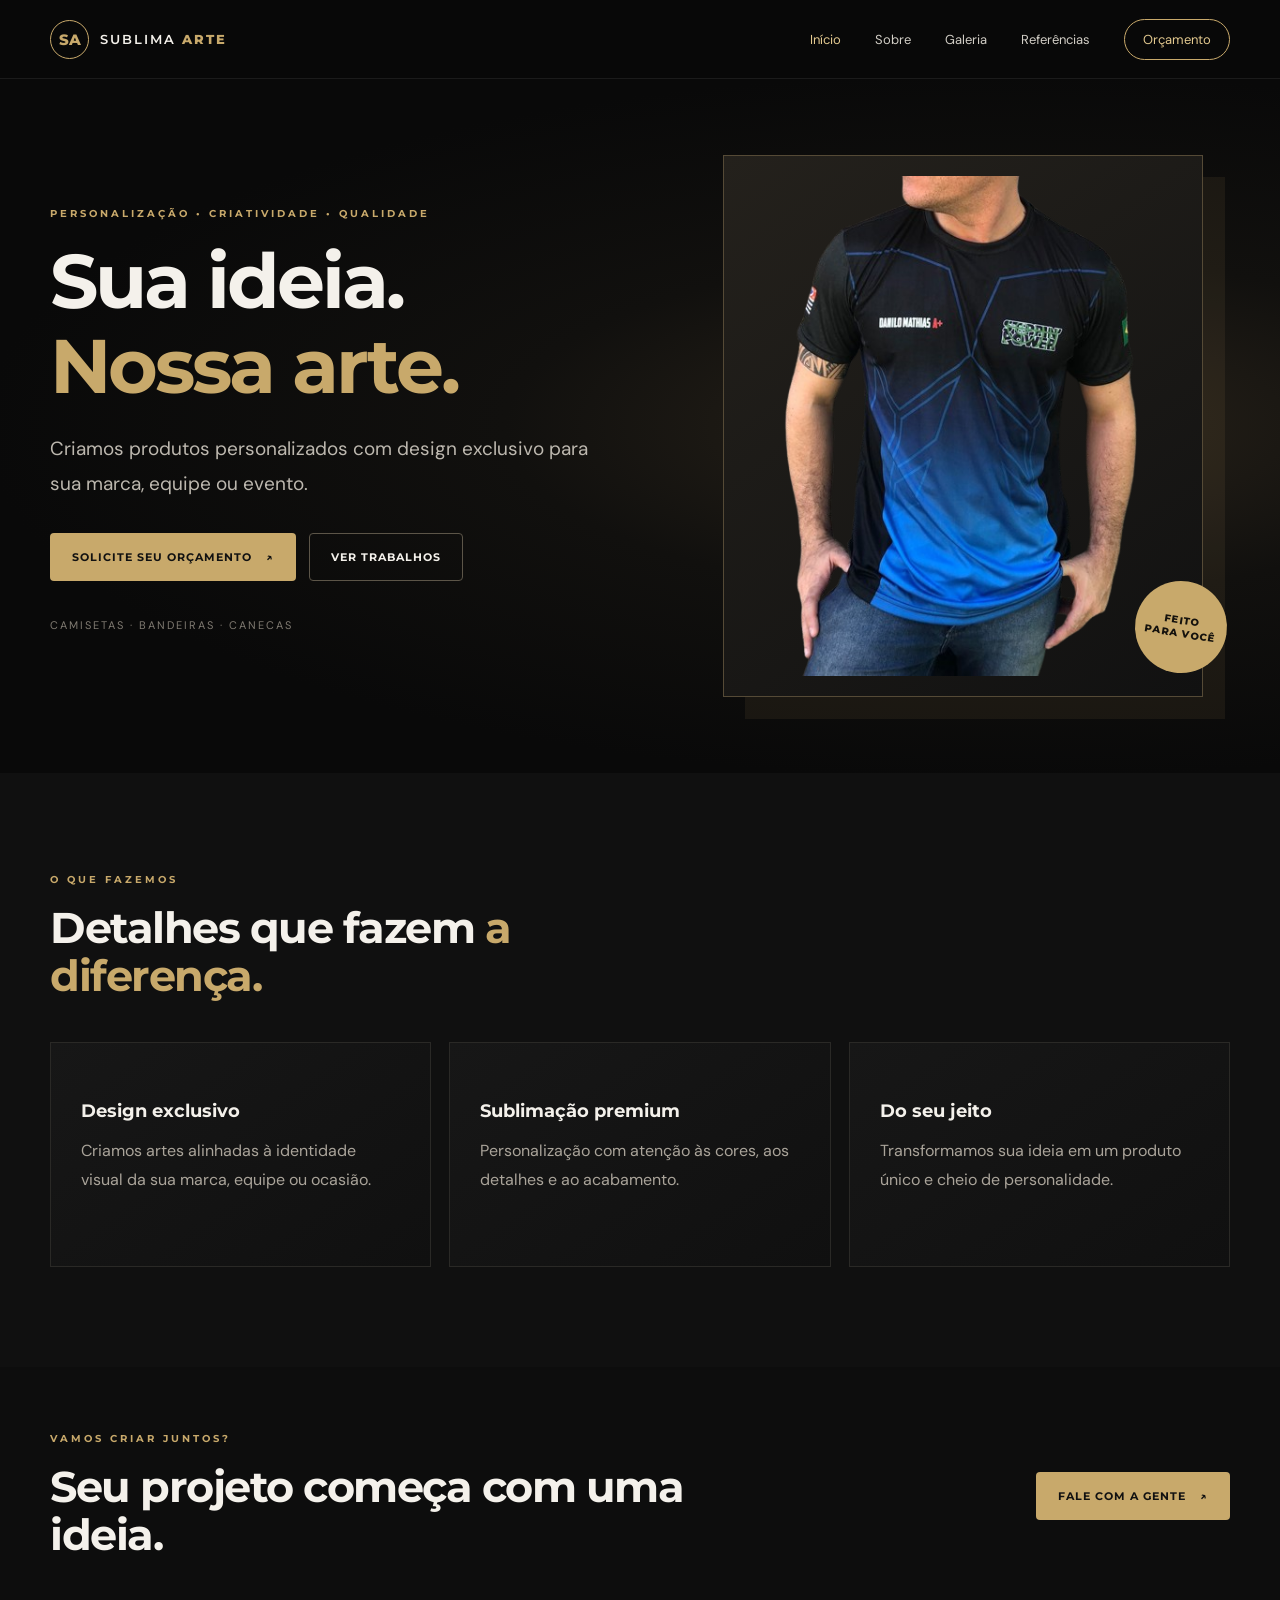
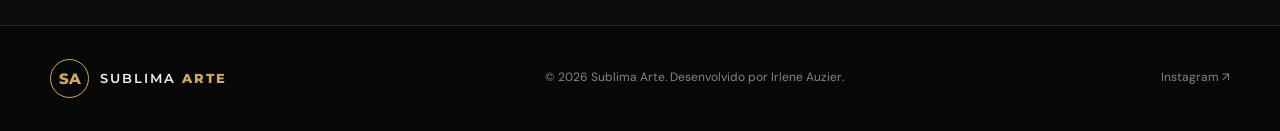
<file: index.html>
<!doctype html>
<html lang="pt-BR">
<head>
  <meta charset="utf-8">
  <meta name="viewport" content="width=device-width, initial-scale=1">
  <meta name="description" content="Camisetas, bandeiras e canecas personalizadas com design exclusivo e sublimação de qualidade. Solicite seu orçamento à Sublima Arte.">
  <meta name="theme-color" content="#090909">
  <title>Sublima Arte | Personalizados com identidade</title>
  <link rel="icon" href="img/logo1.png">
  <link rel="preconnect" href="https://fonts.googleapis.com">
  <link rel="preconnect" href="https://fonts.gstatic.com" crossorigin>
  <link href="https://fonts.googleapis.com/css2?family=DM+Sans:wght@400;500;600;700&family=Montserrat:wght@400;500;600;700;800&display=swap" rel="stylesheet">
  <link rel="stylesheet" href="css/style.css">
  <script src="js/script.js" defer></script>
</head>
<body>
  <a class="skip-link" href="#conteudo">Pular para o conteúdo</a>
  <header class="site-header">
    <nav class="nav container" aria-label="Navegação principal">
      <a class="brand" href="index.html" aria-label="Sublima Arte - página inicial">
        <span class="brand-mark">SA</span><span class="brand-name">SUBLIMA <b>ARTE</b></span>
      </a>
      <button class="nav-toggle" type="button" aria-expanded="false" aria-controls="nav-menu" aria-label="Abrir menu">
        <span></span><span></span><span></span>
      </button>
      <ul class="nav-menu" id="nav-menu">
        <li><a href="index.html" aria-current="page">Início</a></li>
        <li><a href="sobre.html">Sobre</a></li>
        <li><a href="galeria.html">Galeria</a></li>
        <li><a href="tabelas.html">Referências</a></li>
        <li><a class="nav-cta" href="contato.html">Orçamento</a></li>
      </ul>
    </nav>
  </header>

  <main id="conteudo">
    <section class="hero">
      <div class="container hero-grid">
        <div class="hero-copy">
          <p class="eyebrow">PERSONALIZAÇÃO • CRIATIVIDADE • QUALIDADE</p>
          <h1>Sua ideia.<br><span>Nossa arte.</span></h1>
          <p class="lead">Criamos produtos personalizados com design exclusivo para sua marca, equipe ou evento.</p>
          <div class="button-row">
            <a class="button button-primary" href="https://wa.me/5521999042129?text=Ol%C3%A1%21%20Gostaria%20de%20solicitar%20um%20or%C3%A7amento." target="_blank" rel="noopener noreferrer">Solicite seu orçamento <span aria-hidden="true">↗</span></a>
            <a class="button button-ghost" href="galeria.html">Ver trabalhos</a>
          </div>
          <p class="hero-note">Camisetas · Bandeiras · Canecas</p>
        </div>
        <div class="hero-visual">
          <div class="visual-frame">
            <img src="img/camiseta-personalizada-05.png" alt="Exemplo de camiseta personalizada pela Sublima Arte" fetchpriority="high">
          </div>
          <span class="visual-stamp">FEITO<br>PARA VOCÊ</span>
        </div>
      </div>
    </section>

    <section class="section section-features">
      <div class="container">
        <div class="section-heading">
          <p class="eyebrow">O QUE FAZEMOS</p>
          <h2>Detalhes que fazem <span>a diferença.</span></h2>
        </div>
        <div class="feature-grid">
          <article class="feature-card"><span class="feature-number"></span><h3>Design exclusivo</h3><p>Criamos artes alinhadas à identidade visual da sua marca, equipe ou ocasião.</p></article>
          <article class="feature-card"><span class="feature-number"></span><h3>Sublimação premium</h3><p>Personalização com atenção às cores, aos detalhes e ao acabamento.</p></article>
          <article class="feature-card"><span class="feature-number"></span><h3>Do seu jeito</h3><p>Transformamos sua ideia em um produto único e cheio de personalidade.</p></article>
        </div>
      </div>
    </section>

    <section class="section section-callout">
      <div class="container callout">
        <div><p class="eyebrow">VAMOS CRIAR JUNTOS?</p><h2>Seu projeto começa com uma ideia.</h2></div>
        <a class="button button-primary" href="contato.html">Fale com a gente <span aria-hidden="true">↗</span></a>
      </div>
    </section>
  </main>

  <footer class="site-footer">
    <div class="container footer-inner">
      <a class="brand" href="index.html"><span class="brand-mark">SA</span><span class="brand-name">SUBLIMA <b>ARTE</b></span></a>
      <p>© <span data-current-year>2026</span> Sublima Arte. Desenvolvido por Irlene Auzier.</p>
      <a href="https://www.instagram.com/sublimaarteofc/" target="_blank" rel="noopener noreferrer">Instagram ↗</a>
    </div>
  </footer>
</body>
</html>
</file>
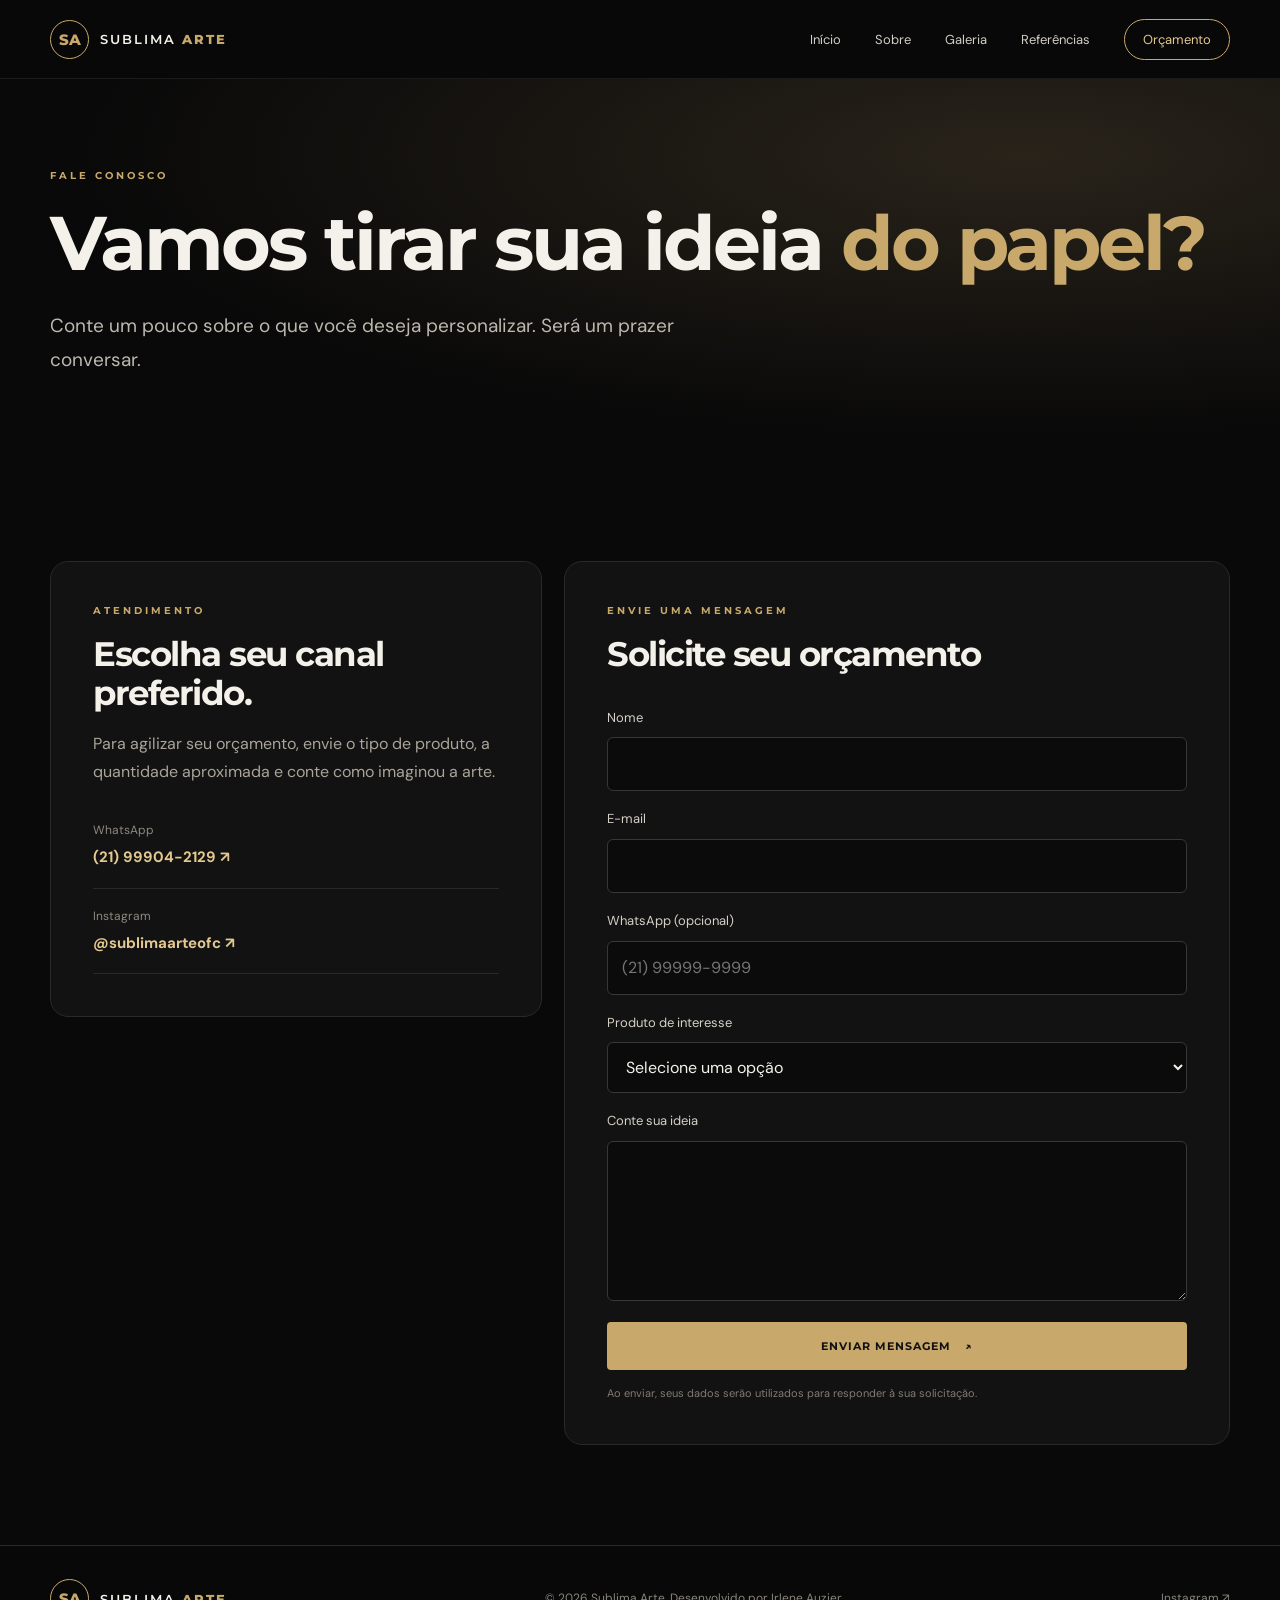
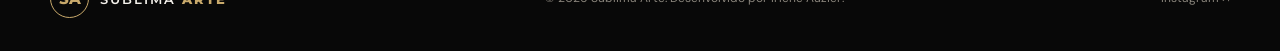
<file: contato.html>
<!doctype html>
<html lang="pt-BR"><head><meta charset="utf-8"><meta name="viewport" content="width=device-width, initial-scale=1">
<meta name="description" content="Entre em contato com a Sublima Arte e solicite um orçamento para seus produtos personalizados.">
<meta name="theme-color" content="#090909"><title>Contato | Sublima Arte</title><link rel="icon" href="img/logo1.png">
<link rel="preconnect" href="https://fonts.googleapis.com"><link rel="preconnect" href="https://fonts.gstatic.com" crossorigin>
<link href="https://fonts.googleapis.com/css2?family=DM+Sans:wght@400;500;600;700&family=Montserrat:wght@400;500;600;700;800&display=swap" rel="stylesheet">
<link rel="stylesheet" href="css/style.css"><script src="js/script.js" defer></script></head><body>
<a class="skip-link" href="#conteudo">Pular para o conteúdo</a>
  <header class="site-header">
    <nav class="nav container" aria-label="Navegação principal">
      <a class="brand" href="index.html" aria-label="Sublima Arte - página inicial"><span class="brand-mark">SA</span><span class="brand-name">SUBLIMA <b>ARTE</b></span></a>
      <button class="nav-toggle" type="button" aria-expanded="false" aria-controls="nav-menu" aria-label="Abrir menu"><span></span><span></span><span></span></button>
      <ul class="nav-menu" id="nav-menu">
        <li><a href="index.html">Início</a></li><li><a href="sobre.html">Sobre</a></li><li><a href="galeria.html">Galeria</a></li><li><a href="tabelas.html">Referências</a></li><li><a class="nav-cta" href="contato.html">Orçamento</a></li>
      </ul>
    </nav>
  </header>
<main id="conteudo"><section class="page-hero"><div class="container"><p class="eyebrow">FALE CONOSCO</p><h1>Vamos tirar sua ideia <span>do papel?</span></h1><p class="lead">Conte um pouco sobre o que você deseja personalizar. Será um prazer conversar.</p></div></section>
<section class="section"><div class="container contact-grid">
<div class="contact-panel"><p class="eyebrow">ATENDIMENTO</p><h2>Escolha seu canal preferido.</h2><p>Para agilizar seu orçamento, envie o tipo de produto, a quantidade aproximada e conte como imaginou a arte.</p>
<a class="contact-link" href="https://wa.me/5521999042129?text=Ol%C3%A1%21%20Gostaria%20de%20solicitar%20um%20or%C3%A7amento." target="_blank" rel="noopener noreferrer"><span>WhatsApp</span><b>(21) 99904-2129 ↗</b></a>
<a class="contact-link" href="https://www.instagram.com/sublimaarteofc/" target="_blank" rel="noopener noreferrer"><span>Instagram</span><b>@sublimaarteofc ↗</b></a>
</div>
<div class="form-panel"><p class="eyebrow">ENVIE UMA MENSAGEM</p><h2>Solicite seu orçamento</h2>
<form class="contact-form" action="https://api.web3forms.com/submit" method="POST">
<input type="hidden" name="access_key" value="745f84bd-ab41-4b55-8f3a-c49e217b43eb">
<input type="hidden" name="subject" value="Novo orçamento - Sublima Arte">
<input type="hidden" name="from_name" value="Site Sublima Arte">
<div class="form-trap" aria-hidden="true"><label for="website">Não preencha este campo</label><input id="website" type="text" name="botcheck" tabindex="-1" autocomplete="off"></div>
<label for="name">Nome</label><input id="name" name="name" type="text" autocomplete="name" maxlength="100" required>
<label for="email">E-mail</label><input id="email" name="email" type="email" autocomplete="email" maxlength="160" required>
<label for="phone">WhatsApp (opcional)</label><input id="phone" name="whatsapp" type="tel" inputmode="tel" autocomplete="tel" maxlength="20" placeholder="(21) 99999-9999">
<label for="product">Produto de interesse</label><select id="product" name="produto"><option value="">Selecione uma opção</option><option>Camiseta</option><option>Bandeira</option><option>Caneca</option><option>Outro produto</option></select>
<label for="message">Conte sua ideia</label><textarea id="message" name="message" rows="5" maxlength="2000" required></textarea>
<button class="button button-primary submit-button" type="submit">Enviar mensagem <span aria-hidden="true">↗</span></button>
<p class="form-disclaimer">Ao enviar, seus dados serão utilizados para responder à sua solicitação.</p>
</form></div></div></section></main>
<footer class="site-footer"><div class="container footer-inner">
    <a class="brand" href="index.html"><span class="brand-mark">SA</span><span class="brand-name">SUBLIMA <b>ARTE</b></span></a>
    <p>© <span data-current-year>2026</span> Sublima Arte. Desenvolvido por Irlene Auzier.</p>
    <a href="https://www.instagram.com/sublimaarteofc/" target="_blank" rel="noopener noreferrer">Instagram ↗</a>
  </div></footer></body></html>
</file>
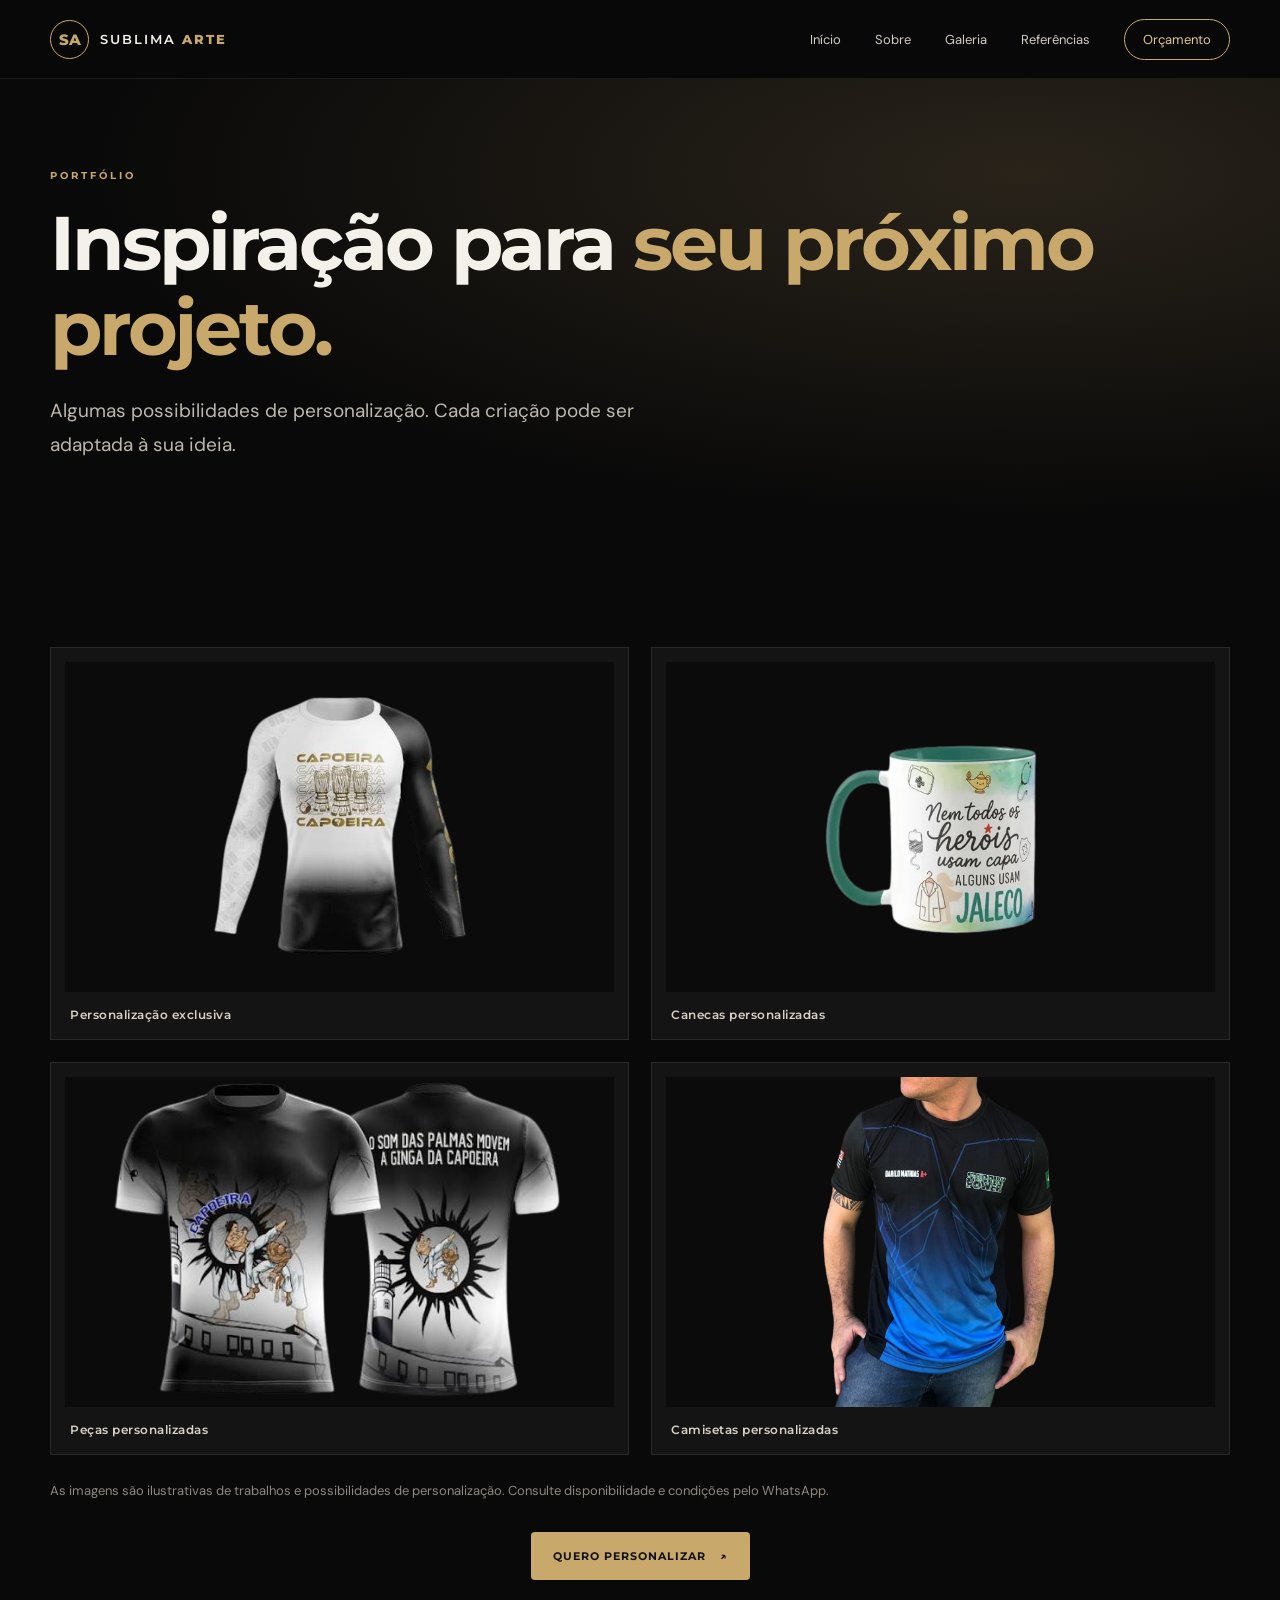
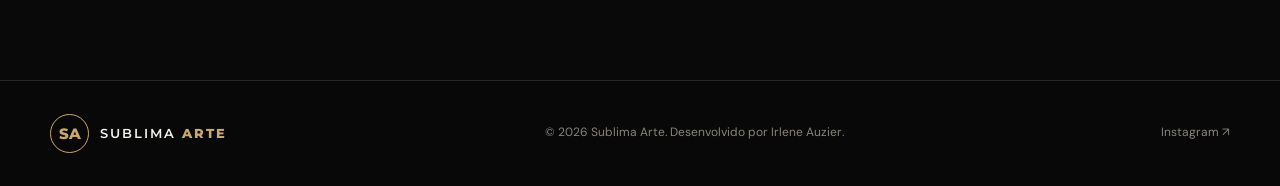
<file: galeria.html>
<!doctype html>
<html lang="pt-BR"><head><meta charset="utf-8"><meta name="viewport" content="width=device-width, initial-scale=1">
<meta name="description" content="Veja exemplos de produtos personalizados da Sublima Arte.">
<meta name="theme-color" content="#090909"><title>Galeria | Sublima Arte</title><link rel="icon" href="img/logo1.png">
<link rel="preconnect" href="https://fonts.googleapis.com"><link rel="preconnect" href="https://fonts.gstatic.com" crossorigin>
<link href="https://fonts.googleapis.com/css2?family=DM+Sans:wght@400;500;600;700&family=Montserrat:wght@400;500;600;700;800&display=swap" rel="stylesheet">
<link rel="stylesheet" href="css/style.css"><script src="js/script.js" defer></script></head><body>
<a class="skip-link" href="#conteudo">Pular para o conteúdo</a>
  <header class="site-header">
    <nav class="nav container" aria-label="Navegação principal">
      <a class="brand" href="index.html" aria-label="Sublima Arte - página inicial"><span class="brand-mark">SA</span><span class="brand-name">SUBLIMA <b>ARTE</b></span></a>
      <button class="nav-toggle" type="button" aria-expanded="false" aria-controls="nav-menu" aria-label="Abrir menu"><span></span><span></span><span></span></button>
      <ul class="nav-menu" id="nav-menu">
        <li><a href="index.html">Início</a></li><li><a href="sobre.html">Sobre</a></li><li><a href="galeria.html">Galeria</a></li><li><a href="tabelas.html">Referências</a></li><li><a class="nav-cta" href="contato.html">Orçamento</a></li>
      </ul>
    </nav>
  </header>
<main id="conteudo"><section class="page-hero"><div class="container"><p class="eyebrow">PORTFÓLIO</p><h1>Inspiração para <span>seu próximo projeto.</span></h1><p class="lead">Algumas possibilidades de personalização. Cada criação pode ser adaptada à sua ideia.</p></div></section>
<section class="section"><div class="container"><div class="gallery-grid">
<figure class="gallery-item"><img src="img/image 2.png" alt="Exemplo de produto personalizado" loading="lazy"><figcaption>Personalização exclusiva</figcaption></figure>
<figure class="gallery-item"><img src="img/caneca.png" alt="Caneca personalizada" loading="lazy"><figcaption>Canecas personalizadas</figcaption></figure>
<figure class="gallery-item"><img src="img/image cap.png" alt="Boné ou peça personalizada" loading="lazy"><figcaption>Peças personalizadas</figcaption></figure>
<figure class="gallery-item"><img src="img/camiseta-personalizada-05.png" alt="Camiseta personalizada" loading="lazy"><figcaption>Camisetas personalizadas</figcaption></figure>
</div><p class="gallery-note">As imagens são ilustrativas de trabalhos e possibilidades de personalização. Consulte disponibilidade e condições pelo WhatsApp.</p>
<div class="center-action"><a class="button button-primary" href="https://wa.me/5521999042129?text=Ol%C3%A1%21%20Gostaria%20de%20conhecer%20as%20op%C3%A7%C3%B5es%20de%20personaliza%C3%A7%C3%A3o." target="_blank" rel="noopener noreferrer">Quero personalizar <span aria-hidden="true">↗</span></a></div></div></section></main>
<footer class="site-footer"><div class="container footer-inner">
    <a class="brand" href="index.html"><span class="brand-mark">SA</span><span class="brand-name">SUBLIMA <b>ARTE</b></span></a>
    <p>© <span data-current-year>2026</span> Sublima Arte. Desenvolvido por Irlene Auzier.</p>
    <a href="https://www.instagram.com/sublimaarteofc/" target="_blank" rel="noopener noreferrer">Instagram ↗</a>
  </div></footer></body></html>
</file>
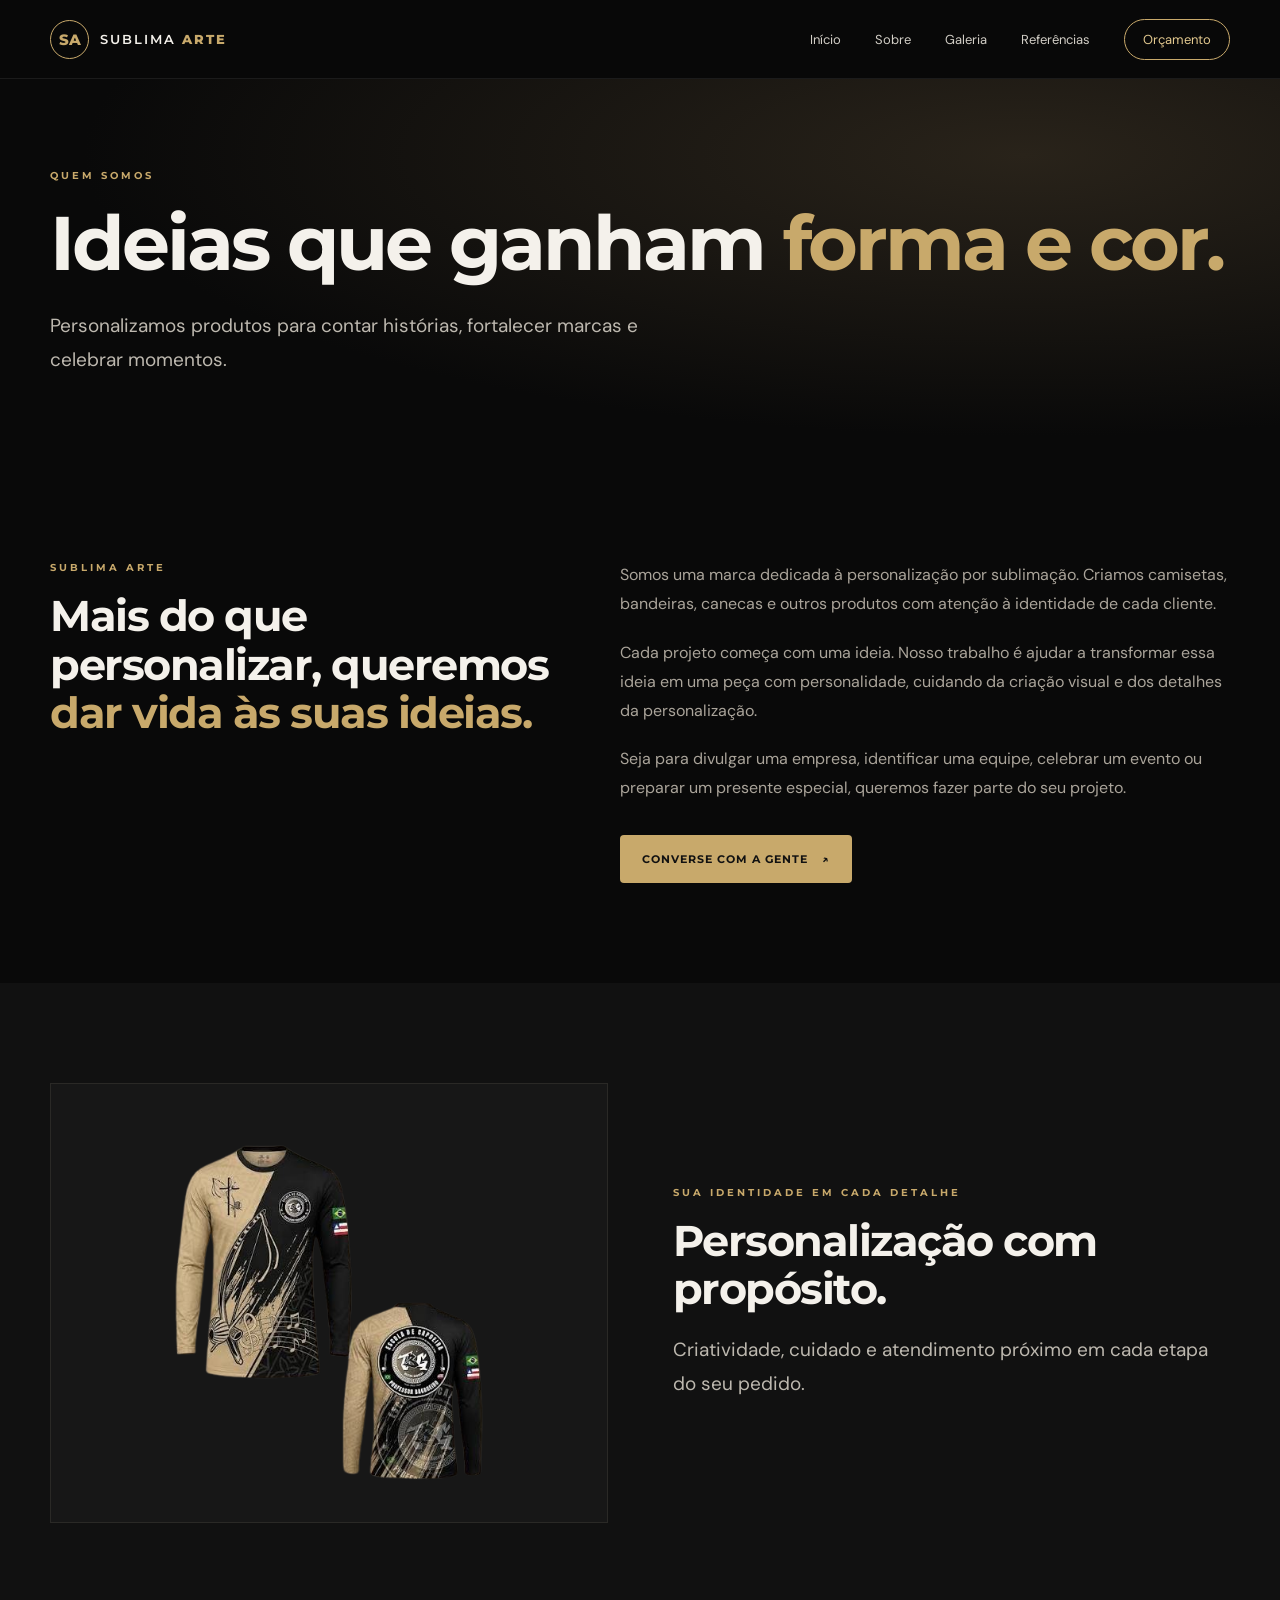
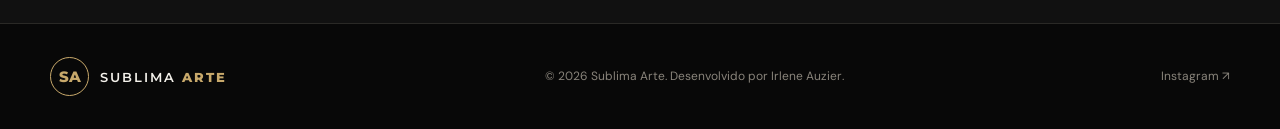
<file: sobre.html>
<!doctype html>
<html lang="pt-BR"><head><meta charset="utf-8"><meta name="viewport" content="width=device-width, initial-scale=1">
<meta name="description" content="Conheça a Sublima Arte: personalização de camisetas, bandeiras, canecas e produtos especiais.">
<meta name="theme-color" content="#090909"><title>Sobre | Sublima Arte</title><link rel="icon" href="img/logo1.png">
<link rel="preconnect" href="https://fonts.googleapis.com"><link rel="preconnect" href="https://fonts.gstatic.com" crossorigin>
<link href="https://fonts.googleapis.com/css2?family=DM+Sans:wght@400;500;600;700&family=Montserrat:wght@400;500;600;700;800&display=swap" rel="stylesheet">
<link rel="stylesheet" href="css/style.css"><script src="js/script.js" defer></script></head><body>
<a class="skip-link" href="#conteudo">Pular para o conteúdo</a>
  <header class="site-header">
    <nav class="nav container" aria-label="Navegação principal">
      <a class="brand" href="index.html" aria-label="Sublima Arte - página inicial"><span class="brand-mark">SA</span><span class="brand-name">SUBLIMA <b>ARTE</b></span></a>
      <button class="nav-toggle" type="button" aria-expanded="false" aria-controls="nav-menu" aria-label="Abrir menu"><span></span><span></span><span></span></button>
      <ul class="nav-menu" id="nav-menu">
        <li><a href="index.html">Início</a></li><li><a href="sobre.html">Sobre</a></li><li><a href="galeria.html">Galeria</a></li><li><a href="tabelas.html">Referências</a></li><li><a class="nav-cta" href="contato.html">Orçamento</a></li>
      </ul>
    </nav>
  </header>
<main id="conteudo"><section class="page-hero"><div class="container"><p class="eyebrow">QUEM SOMOS</p><h1>Ideias que ganham <span>forma e cor.</span></h1><p class="lead">Personalizamos produtos para contar histórias, fortalecer marcas e celebrar momentos.</p></div></section>
<section class="section"><div class="container about-grid"><div><p class="eyebrow">SUBLIMA ARTE</p><h2>Mais do que personalizar, queremos <span>dar vida às suas ideias.</span></h2></div>
<div class="prose"><p>Somos uma marca dedicada à personalização por sublimação. Criamos camisetas, bandeiras, canecas e outros produtos com atenção à identidade de cada cliente.</p>
<p>Cada projeto começa com uma ideia. Nosso trabalho é ajudar a transformar essa ideia em uma peça com personalidade, cuidando da criação visual e dos detalhes da personalização.</p>
<p>Seja para divulgar uma empresa, identificar uma equipe, celebrar um evento ou preparar um presente especial, queremos fazer parte do seu projeto.</p>
<a class="button button-primary" href="contato.html">Converse com a gente <span aria-hidden="true">↗</span></a></div></div></section>
<section class="section section-dark"><div class="container image-text"><img src="img/capoeira1.png" alt="Produto personalizado com estampa temática" loading="lazy"><div><p class="eyebrow">SUA IDENTIDADE EM CADA DETALHE</p><h2>Personalização com propósito.</h2><p class="lead">Criatividade, cuidado e atendimento próximo em cada etapa do seu pedido.</p></div></div></section></main>
<footer class="site-footer"><div class="container footer-inner">
    <a class="brand" href="index.html"><span class="brand-mark">SA</span><span class="brand-name">SUBLIMA <b>ARTE</b></span></a>
    <p>© <span data-current-year>2026</span> Sublima Arte. Desenvolvido por Irlene Auzier.</p>
    <a href="https://www.instagram.com/sublimaarteofc/" target="_blank" rel="noopener noreferrer">Instagram ↗</a>
  </div></footer></body></html>
</file>
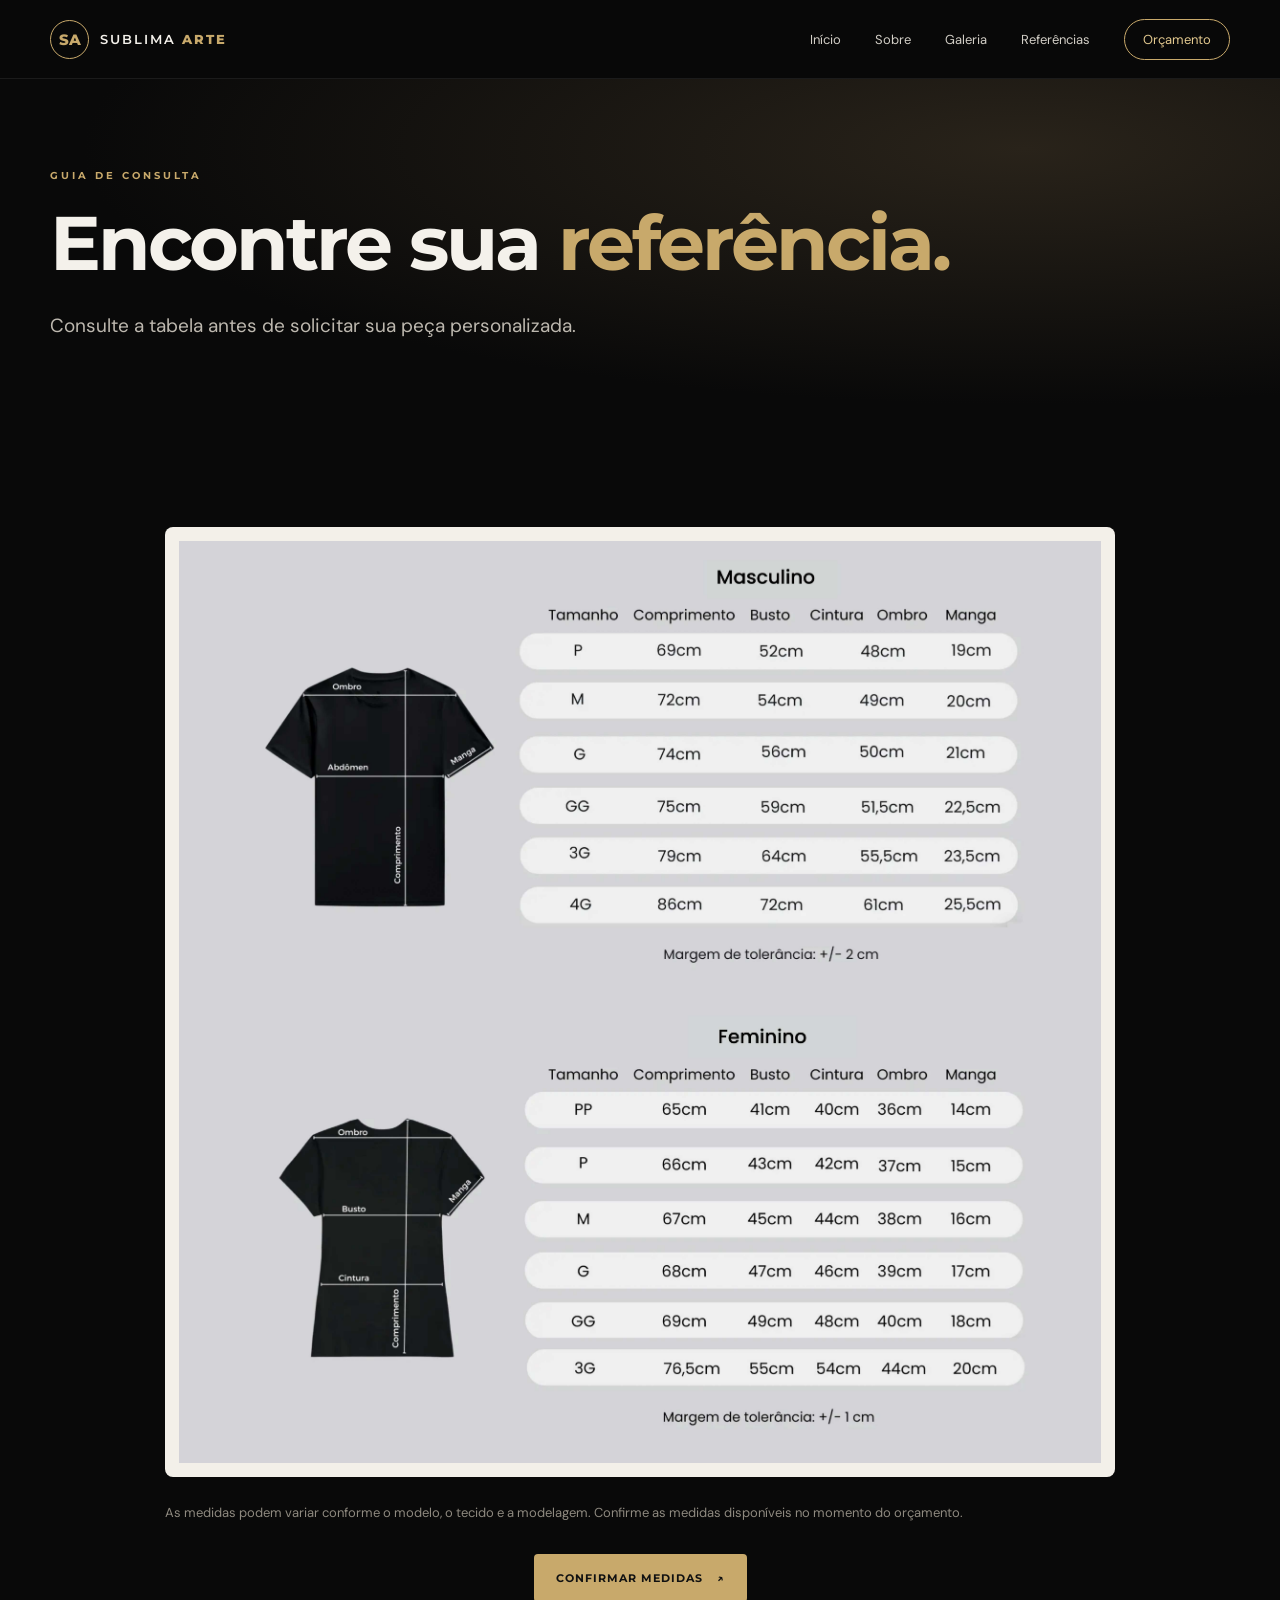
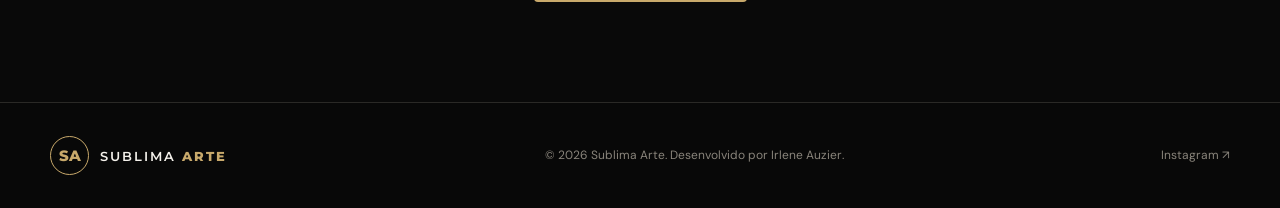
<file: tabelas.html>
<!doctype html>
<html lang="pt-BR"><head><meta charset="utf-8"><meta name="viewport" content="width=device-width, initial-scale=1">
<meta name="description" content="Consulte a tabela de referência de tamanhos da Sublima Arte.">
<meta name="theme-color" content="#090909"><title>Referências | Sublima Arte</title><link rel="icon" href="img/logo1.png">
<link rel="preconnect" href="https://fonts.googleapis.com"><link rel="preconnect" href="https://fonts.gstatic.com" crossorigin>
<link href="https://fonts.googleapis.com/css2?family=DM+Sans:wght@400;500;600;700&family=Montserrat:wght@400;500;600;700;800&display=swap" rel="stylesheet">
<link rel="stylesheet" href="css/style.css"><script src="js/script.js" defer></script></head><body>
<a class="skip-link" href="#conteudo">Pular para o conteúdo</a>
  <header class="site-header">
    <nav class="nav container" aria-label="Navegação principal">
      <a class="brand" href="index.html" aria-label="Sublima Arte - página inicial"><span class="brand-mark">SA</span><span class="brand-name">SUBLIMA <b>ARTE</b></span></a>
      <button class="nav-toggle" type="button" aria-expanded="false" aria-controls="nav-menu" aria-label="Abrir menu"><span></span><span></span><span></span></button>
      <ul class="nav-menu" id="nav-menu">
        <li><a href="index.html">Início</a></li><li><a href="sobre.html">Sobre</a></li><li><a href="galeria.html">Galeria</a></li><li><a href="tabelas.html">Referências</a></li><li><a class="nav-cta" href="contato.html">Orçamento</a></li>
      </ul>
    </nav>
  </header>
<main id="conteudo"><section class="page-hero"><div class="container"><p class="eyebrow">GUIA DE CONSULTA</p><h1>Encontre sua <span>referência.</span></h1><p class="lead">Consulte a tabela antes de solicitar sua peça personalizada.</p></div></section>
<section class="section"><div class="container reference-wrap"><div class="reference-image"><img src="img/tabela-de-tamanhos-ink.jpg" alt="Tabela de referência de tamanhos" loading="lazy"></div>
<p class="gallery-note">As medidas podem variar conforme o modelo, o tecido e a modelagem. Confirme as medidas disponíveis no momento do orçamento.</p>
<div class="center-action"><a class="button button-primary" href="https://wa.me/5521999042129?text=Ol%C3%A1%21%20Gostaria%20de%20confirmar%20as%20medidas%20dispon%C3%ADveis." target="_blank" rel="noopener noreferrer">Confirmar medidas <span aria-hidden="true">↗</span></a></div></div></section></main>
<footer class="site-footer"><div class="container footer-inner">
    <a class="brand" href="index.html"><span class="brand-mark">SA</span><span class="brand-name">SUBLIMA <b>ARTE</b></span></a>
    <p>© <span data-current-year>2026</span> Sublima Arte. Desenvolvido por Irlene Auzier.</p>
    <a href="https://www.instagram.com/sublimaarteofc/" target="_blank" rel="noopener noreferrer">Instagram ↗</a>
  </div></footer></body></html>
</file>
<file: css/style.css>
/* Sublima Arte — estilos responsivos */
:root{color-scheme:dark;--bg:#090909;--surface:#121212;--surface-2:#191919;--text:#f4f1eb;--muted:#aaa49a;--line:#2a2926;--accent:#c8a96b;--accent-light:#e3c98f;--max:1180px;--radius:18px}
*{box-sizing:border-box}
html{scroll-behavior:smooth;scroll-padding-top:90px}
body{margin:0;background:var(--bg);color:var(--text);font-family:"DM Sans",Arial,sans-serif;line-height:1.65;-webkit-font-smoothing:antialiased}
img{display:block;max-width:100%;height:auto}
a{color:inherit;text-decoration:none}
button,input,textarea,select{font:inherit}
button,a{-webkit-tap-highlight-color:transparent}
:focus-visible{outline:3px solid var(--accent-light);outline-offset:4px}
.container{width:min(calc(100% - 48px),var(--max));margin-inline:auto}
.skip-link{position:absolute;left:12px;top:-60px;z-index:1000;padding:10px 14px;background:var(--accent);color:#111}
.skip-link:focus{top:12px}
.site-header{position:sticky;top:0;z-index:100;background:rgba(9,9,9,.94);backdrop-filter:blur(14px);border-bottom:1px solid rgba(255,255,255,.08)}
.nav{min-height:78px;display:flex;align-items:center;justify-content:space-between;gap:24px}
.brand{display:inline-flex;align-items:center;gap:11px;flex-shrink:0}
.brand-mark{width:39px;height:39px;display:grid;place-items:center;border:1px solid var(--accent);border-radius:50%;font:800 15px Montserrat,sans-serif;color:var(--accent)}
.brand-name{font:600 13px Montserrat,sans-serif;letter-spacing:2px}
.brand-name b{color:var(--accent);font-weight:800}
.nav-menu{display:flex;align-items:center;gap:clamp(16px,3vw,34px);list-style:none;margin:0;padding:0}
.nav-menu a{font-size:13px;color:#d2cec6;transition:color .2s}
.nav-menu a:hover,.nav-menu a[aria-current=page]{color:var(--accent-light)}
.nav-menu .nav-cta{padding:11px 18px;border:1px solid var(--accent);border-radius:999px;color:var(--accent-light)}
.nav-toggle{display:none;width:44px;height:44px;padding:10px;border:1px solid var(--line);border-radius:10px;background:transparent;cursor:pointer}
.nav-toggle span{display:block;height:2px;margin:5px 0;background:var(--text);transition:transform .2s}
.hero{overflow:hidden;min-height:650px;display:grid;align-items:center;background:radial-gradient(ellipse at 78% 50%,#29231a 0%,#11100e 35%,#090909 72%)}
.hero-grid{display:grid;grid-template-columns:1.05fr .95fr;align-items:center;gap:56px;padding-block:76px}
.eyebrow{margin:0 0 18px;color:var(--accent);font:700 10px Montserrat,sans-serif;letter-spacing:3px;text-transform:uppercase}
h1,h2,h3{font-family:Montserrat,Arial,sans-serif;line-height:1.12;margin-top:0}
.hero h1,.page-hero h1{font-size:clamp(44px,6vw,76px);letter-spacing:-3px;margin:0 0 24px}
h1 span,h2 span{color:var(--accent)}
.lead{max-width:570px;color:#bdb8af;font-size:clamp(16px,1.7vw,19px);line-height:1.8}
.button-row{display:flex;flex-wrap:wrap;gap:13px;margin-top:32px}
.button{min-height:48px;display:inline-flex;align-items:center;justify-content:center;gap:14px;padding:13px 21px;border:1px solid transparent;border-radius:4px;font:700 11px Montserrat,sans-serif;letter-spacing:1px;text-transform:uppercase;transition:transform .2s,background .2s,border-color .2s}
.button:hover{transform:translateY(-2px)}
.button-primary{background:var(--accent);color:#111}
.button-primary:hover{background:var(--accent-light)}
.button-ghost{border-color:#5c5548;color:var(--text)}
.button-ghost:hover{border-color:var(--accent);color:var(--accent-light)}
.hero-note{margin-top:35px;color:#807b72;font-size:11px;letter-spacing:2px;text-transform:uppercase}
.hero-visual{position:relative;max-width:520px;margin-inline:auto}
.visual-frame{padding:20px;border:1px solid #554a36;background:linear-gradient(145deg,#24211c,#111);box-shadow:22px 22px 0 rgba(200,169,107,.08)}
.visual-frame img{width:100%;max-height:500px;object-fit:contain}
.visual-stamp{position:absolute;right:-24px;bottom:24px;display:grid;place-items:center;width:92px;height:92px;border-radius:50%;background:var(--accent);color:#15120d;text-align:center;font:800 10px Montserrat,sans-serif;letter-spacing:1px;transform:rotate(9deg)}
.section{padding-block:100px}
.section-features{background:#101010}
.section-heading{max-width:620px;margin-bottom:42px}
.section-heading h2,.callout h2,.about-grid h2,.image-text h2,.contact-grid h2{font-size:clamp(28px,4vw,43px);letter-spacing:-1.5px;margin-bottom:0}
.feature-grid{display:grid;grid-template-columns:repeat(3,1fr);gap:18px}
.feature-card{min-height:225px;padding:30px;border:1px solid var(--line);background:linear-gradient(145deg,#171717,#101010)}
.feature-number{color:var(--accent);font:700 11px Montserrat,sans-serif;letter-spacing:2px}
.feature-card h3{margin:28px 0 12px;font-size:18px}
.feature-card p,.prose p,.contact-panel>p:not(.eyebrow){color:var(--muted);line-height:1.8}
.section-callout{padding-block:65px;background:#0d0d0d}
.callout{display:flex;align-items:center;justify-content:space-between;gap:30px}
.callout h2{max-width:650px}
.site-footer{border-top:1px solid var(--line);background:#080808}
.footer-inner{min-height:105px;display:flex;align-items:center;justify-content:space-between;gap:22px}
.footer-inner p,.footer-inner>a:last-child{color:#89847b;font-size:12px}
.page-hero{padding:90px 0 65px;background:radial-gradient(ellipse at 80% 20%,#29231a,#090909 65%)}
.page-hero .lead{max-width:650px}
.about-grid{display:grid;grid-template-columns:.9fr 1.1fr;gap:70px;align-items:start}
.prose p{margin:0 0 20px}
.prose .button{margin-top:12px}
.section-dark{background:#111}
.image-text{display:grid;grid-template-columns:1fr 1fr;gap:65px;align-items:center}
.image-text img{width:100%;max-height:440px;object-fit:contain;background:#171717;border:1px solid var(--line);padding:20px}
.gallery-grid{display:grid;grid-template-columns:repeat(2,minmax(0,1fr));gap:22px}
.gallery-item{margin:0;padding:14px;background:#141414;border:1px solid var(--line)}
.gallery-item img{width:100%;height:330px;object-fit:contain;background:#0b0b0b}
.gallery-item figcaption{padding:15px 5px 3px;color:#d7d0c4;font:600 12px Montserrat,sans-serif;letter-spacing:.5px}
.gallery-note{margin:25px 0;color:#8e897f;font-size:13px;line-height:1.7}
.center-action{text-align:center;margin-top:30px}
.reference-wrap{max-width:950px}
.reference-image{padding:14px;background:#f3f0e9;border-radius:8px}
.reference-image img{width:100%;height:auto}
.contact-grid{display:grid;grid-template-columns:.85fr 1.15fr;gap:22px;align-items:start}
.contact-panel,.form-panel{padding:clamp(25px,4vw,42px);border:1px solid var(--line);background:var(--surface);border-radius:var(--radius)}
.contact-panel h2,.form-panel h2{font-size:clamp(25px,3vw,34px);margin-bottom:18px}
.contact-link{display:flex;flex-direction:column;gap:4px;padding:18px 0;border-bottom:1px solid var(--line)}
.contact-link span{color:#8e897f;font-size:12px}
.contact-link b{font-size:15px;color:var(--accent-light)}
.contact-form{display:grid;gap:9px;margin-top:25px}
.contact-form label{margin-top:8px;color:#d5d0c7;font-size:13px}
.contact-form input,.contact-form textarea,.contact-form select{width:100%;min-width:0;padding:13px 14px;border:1px solid #393733;border-radius:6px;background:#0b0b0b;color:var(--text)}
.contact-form textarea{resize:vertical;min-height:130px}
.contact-form input:focus,.contact-form textarea:focus,.contact-form select:focus{border-color:var(--accent);outline:2px solid rgba(200,169,107,.2)}
.submit-button{margin-top:12px;cursor:pointer}
.form-disclaimer{margin:5px 0 0;color:#817b72;font-size:11px}
.form-trap{position:absolute!important;left:-10000px!important;width:1px!important;height:1px!important;overflow:hidden!important}
@media(max-width:850px){
 .nav-toggle{display:block}.nav-menu{position:absolute;top:78px;left:0;right:0;display:none;flex-direction:column;align-items:stretch;gap:0;padding:10px 24px 22px;background:#0b0b0b;border-bottom:1px solid var(--line)}
 .nav-menu.is-open{display:flex}.nav-menu li a{display:block;padding:13px 4px}.nav-menu .nav-cta{margin-top:8px;text-align:center}
 .hero-grid{grid-template-columns:1fr;gap:45px;padding-block:65px}.hero-copy{text-align:center}.hero-copy .lead{margin-inline:auto}.button-row{justify-content:center}.hero-visual{width:min(100%,480px)}
 .feature-grid{grid-template-columns:1fr}.feature-card{min-height:0}.about-grid,.image-text,.contact-grid{grid-template-columns:1fr;gap:35px}
 .callout{align-items:flex-start;flex-direction:column}.section{padding-block:75px}
}
@media(max-width:560px){
 .container{width:min(calc(100% - 32px),var(--max))}
 .nav{min-height:68px}.nav-menu{top:68px}
 .hero{min-height:0}.hero-grid{padding-block:54px}.hero h1,.page-hero h1{font-size:clamp(40px,12vw,56px);letter-spacing:-2px}
 .visual-frame{padding:10px}.visual-stamp{right:-8px;width:75px;height:75px;font-size:9px}
 .button-row{flex-direction:column}.button-row .button{width:100%}
 .section{padding-block:58px}.page-hero{padding:65px 0 45px}
 .gallery-grid{grid-template-columns:1fr}.gallery-item img{height:260px}
 .footer-inner{padding-block:25px;flex-direction:column;align-items:flex-start}.footer-inner p{margin:0}
 .contact-panel,.form-panel{padding:23px 18px}
}
@media(prefers-reduced-motion:reduce){html{scroll-behavior:auto}*,*::before,*::after{animation-duration:.01ms!important;animation-iteration-count:1!important;transition-duration:.01ms!important}}
</file>
